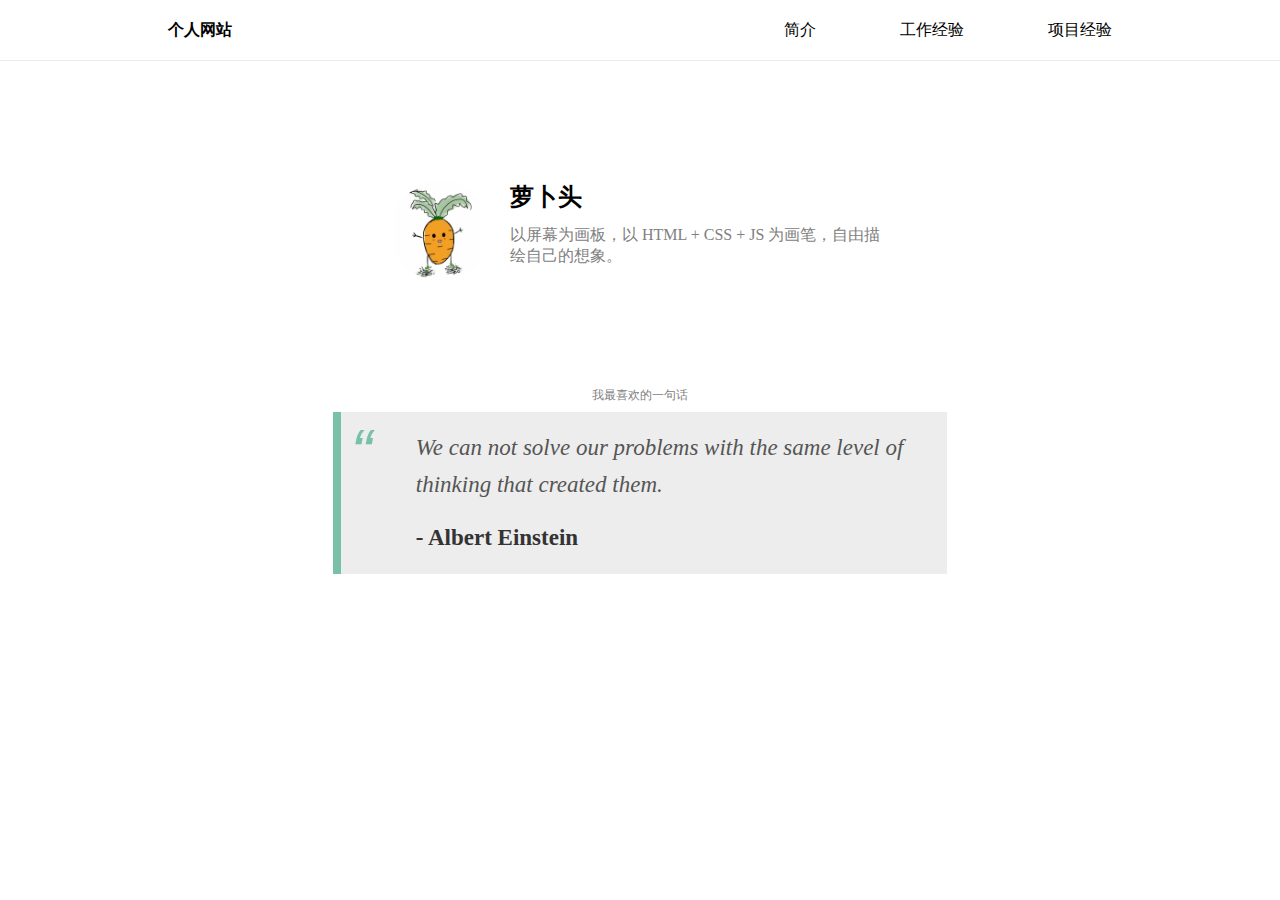
<file: day_240331/css-demo/home/index.html>
<!DOCTYPE html>
<html>

<head>
    <meta charset="UTF-8">
    <meta http-equiv="X-UA-Compatible" content="IE=edge">
    <meta name="viewport" content="width=device-width, initial-scale=1.0">
    <title>Home - step by step</title>
    <link rel="stylesheet" href="style/step1.css">
    <link rel="stylesheet" href="style/step2.css">
    <link rel="stylesheet" href="style/step3.css">
    <link rel="stylesheet" href="style/step4.css">
    <link rel="stylesheet" href="style/step5.css">
    <link rel="stylesheet" href="style/step6.css">
    <link rel="stylesheet" href="style/step7.css">
    <link rel="stylesheet" href="style/step8.css">
    <link rel="stylesheet" href="style/step9.css">
    <link rel="stylesheet" href="style/step10.css">
    <link rel="stylesheet" href="style/step11.css">
    <link rel="stylesheet" href="style/step12.css">
    <link rel="stylesheet" href="style/step13.css">
    <link rel="stylesheet" href="style/step14.css">
    <link rel="stylesheet" href="style/step15.css">
    <link rel="stylesheet" href="style/step16.css">
    <link rel="stylesheet" href="style/step17.css">
    <link rel="stylesheet" href="style/step18.css">
</head>

<body>
    <header class="nav">
        <div class="container container-flex">
            <ul>
                <li><a href="#" class="nav-link site-title">个人网站</a></li>
            </ul>
            <ul>
                <li><a href="#" class="nav-link">简介</a></li>
                <li><a href="#" class="nav-link">工作经验</a></li>
                <li><a href="#" class="nav-link">项目经验</a></li>
            </ul>
        </div>
    </header>
    <main>
        <div class="container">
            <div class="intro">
                <img class="avatar" src="./img/avatar.png" alt="我的头像">
                <h2 class="name">萝卜头</h2>
                <p class="bio">以屏幕为画板，以 HTML + CSS + JS 为画笔，自由描绘自己的想象。</p>
            </div>

            <div class="bq">
                <p class="small">我最喜欢的一句话</p>
                <blockquote>
                    We can not solve our problems with the same level of thinking that created them.
                    <span> - Albert Einstein</span>
                </blockquote>
            </div>
        </div>
    </main>
</body>

</html>
</file>
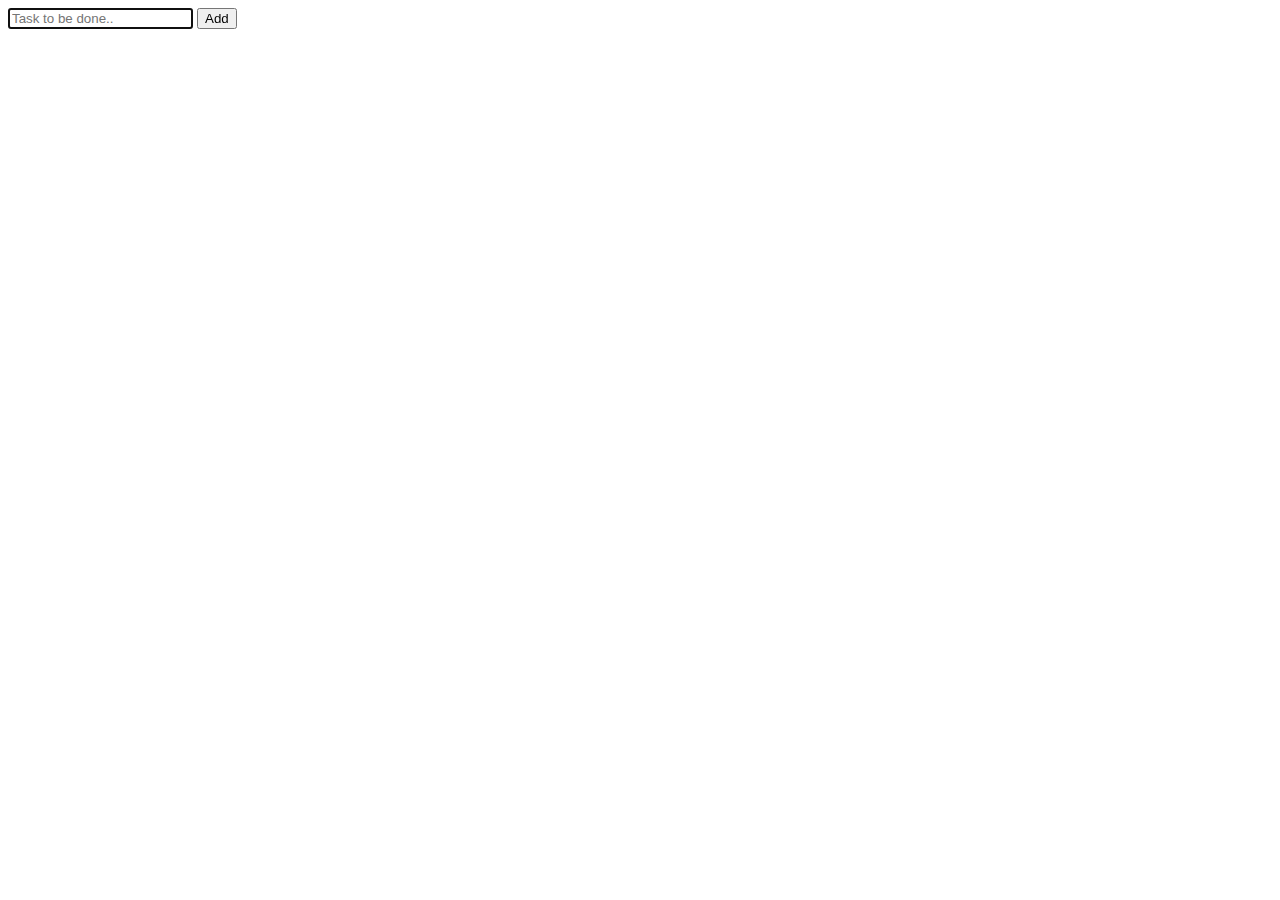
<file: day_240414/js/o/todo-list/js-version/index.html>
<!doctype html>
<html lang="zh">
<head>
    <meta charset="UTF-8">
    <meta name="viewport"
          content="width=device-width, user-scalable=no, initial-scale=1.0, maximum-scale=1.0, minimum-scale=1.0">
    <meta http-equiv="X-UA-Compatible" content="ie=edge">
    <title>JavaScript 实现的待办事项</title>
</head>
<body>
<div class="container">
    <div id="addTask">
        <input type="text" placeholder="Task to be done.." autofocus>
        <button id="add">Add</button>
    </div>
    <div id="tasks"></div>
</div>

<script>
    document.querySelector('#add').onclick = function () {
        insertTask();
    }

    document.querySelector('#addTask input').addEventListener("keypress", function(event) {
        if (event.key === "Enter") {
            insertTask();
        }
    });

    function insertTask() {
        let taskInput = document.querySelector('#addTask input');

        if (taskInput.value.trim().length === 0) {
            alert("Please Enter a Task");
            taskInput.value = '';
        } else {
            document.querySelector('#tasks').innerHTML += `
                <div class="task">
                    <input class="cb" type="checkbox" />
                    <span class="taskName">
                        ${taskInput.value}
                    </span>
                    <button class="delete">
                        <i>x</i>
                    </button>
                </div>
            `;

            document.querySelectorAll(".delete").forEach(function (btnElement) {
                btnElement.onclick = function () {
                    this.parentNode.remove();
                }
            })

            document.querySelectorAll(".cb").forEach(function (checkboxElement) {
                checkboxElement.onclick = function () {
                    this.nextElementSibling.setAttribute("style", `text-decoration: ${this.checked ? 'line-through' : 'none'};`);
                }
            })

            taskInput.value = '';
        }
    }
</script>
</body>
</html>
</file>
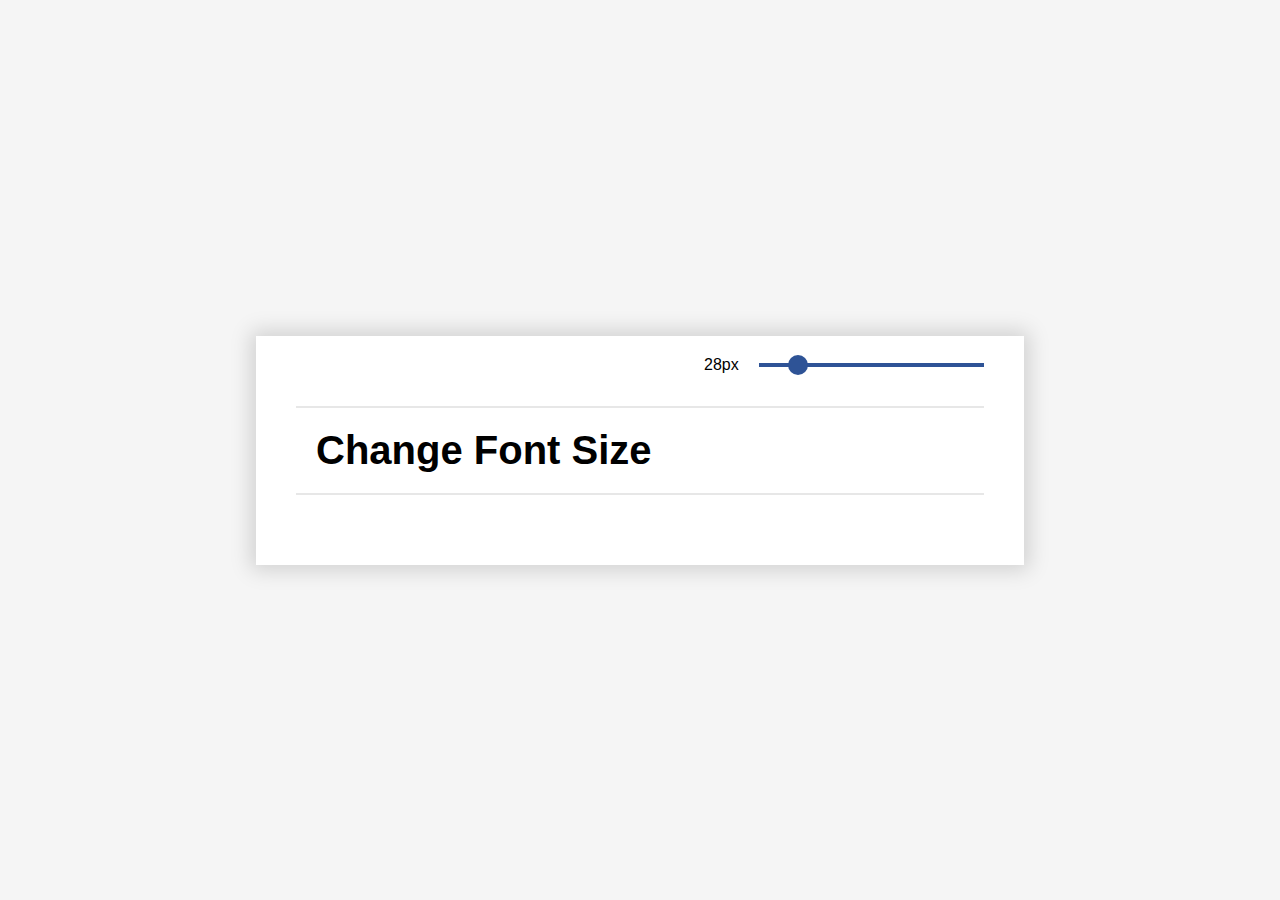
<file: day_240414/js/o/jq/demo/01-Font Size Changer/index.html>
<html lang="en">
  <head>
    <meta charset="UTF-8" />
    <meta name="viewport" content="width=device-width, initial-scale=1.0" />
    <title>Change Font Size Using JQuery</title>
    <link rel="stylesheet" href="style.css" />
  </head>
  <body>
    <div class="container">
      <div class="main">
        <span class="value">28px</span>
        <input
          type="range"
          name="range"
          id="range-slider"
          class="range-slider"
          min="16"
          max="100"
          value="28"
          step="1"
        />
      </div>
      <div class="heading">
        <span class="text">Change Font Size</span>
      </div>
    </div>

    <script src="../../js/jquery.min.js"></script>
    <script src="main.js"></script>
  </body>
</html>
</file>
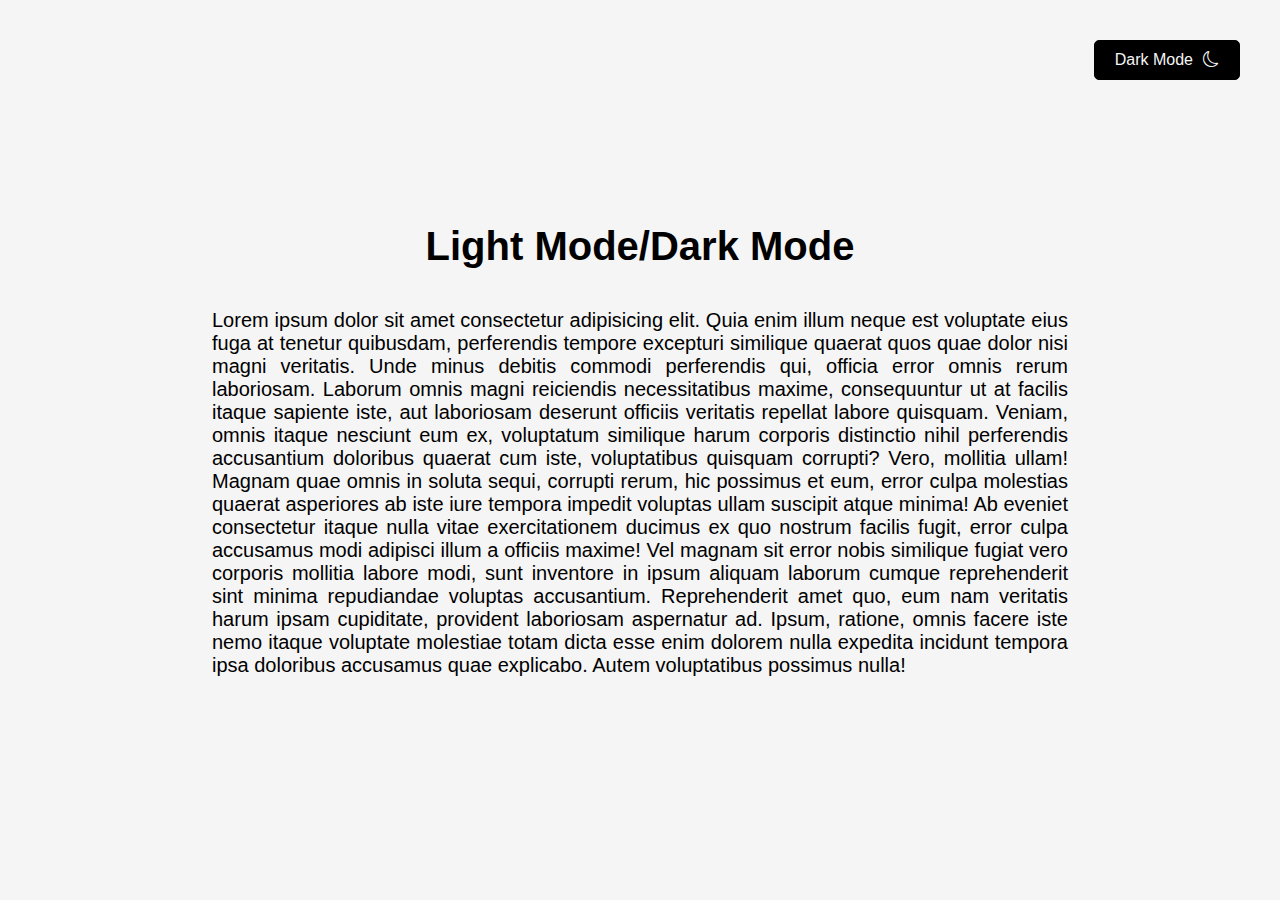
<file: day_240414/js/o/jq/demo/02-Dark & Light Toggle Mode/index.html>
<html lang="en">
  <head>
    <meta charset="UTF-8" />
    <meta name="viewport" content="width=device-width, initial-scale=1.0" />
    <title>Light Mode/Dark Mode</title>
    <link rel="stylesheet" href="style.css" />
  </head>
  <body>
    <div class="container">
      <h1>Light Mode/Dark Mode</h1>
      <p class="paragraph">
        Lorem ipsum dolor sit amet consectetur adipisicing elit. Quia enim illum
        neque est voluptate eius fuga at tenetur quibusdam, perferendis tempore
        excepturi similique quaerat quos quae dolor nisi magni veritatis. Unde
        minus debitis commodi perferendis qui, officia error omnis rerum
        laboriosam. Laborum omnis magni reiciendis necessitatibus maxime,
        consequuntur ut at facilis itaque sapiente iste, aut laboriosam deserunt
        officiis veritatis repellat labore quisquam. Veniam, omnis itaque
        nesciunt eum ex, voluptatum similique harum corporis distinctio nihil
        perferendis accusantium doloribus quaerat cum iste, voluptatibus
        quisquam corrupti? Vero, mollitia ullam! Magnam quae omnis in soluta
        sequi, corrupti rerum, hic possimus et eum, error culpa molestias
        quaerat asperiores ab iste iure tempora impedit voluptas ullam suscipit
        atque minima! Ab eveniet consectetur itaque nulla vitae exercitationem
        ducimus ex quo nostrum facilis fugit, error culpa accusamus modi
        adipisci illum a officiis maxime! Vel magnam sit error nobis similique
        fugiat vero corporis mollitia labore modi, sunt inventore in ipsum
        aliquam laborum cumque reprehenderit sint minima repudiandae voluptas
        accusantium. Reprehenderit amet quo, eum nam veritatis harum ipsam
        cupiditate, provident laboriosam aspernatur ad. Ipsum, ratione, omnis
        facere iste nemo itaque voluptate molestiae totam dicta esse enim
        dolorem nulla expedita incidunt tempora ipsa doloribus accusamus quae
        explicabo. Autem voluptatibus possimus nulla!
      </p>
      <button class="toggle-btn" id="toggle-btn">
        <span>Dark Mode</span><i class="bi bi-moon"></i>
      </button>
    </div>

    <script src="../../js/jquery.min.js"></script>
    <link rel="stylesheet" href="https://cdn.jsdelivr.net/npm/bootstrap-icons@1.10.5/font/bootstrap-icons.css">
    <script src="main.js"></script>
  </body>
</html>
</file>
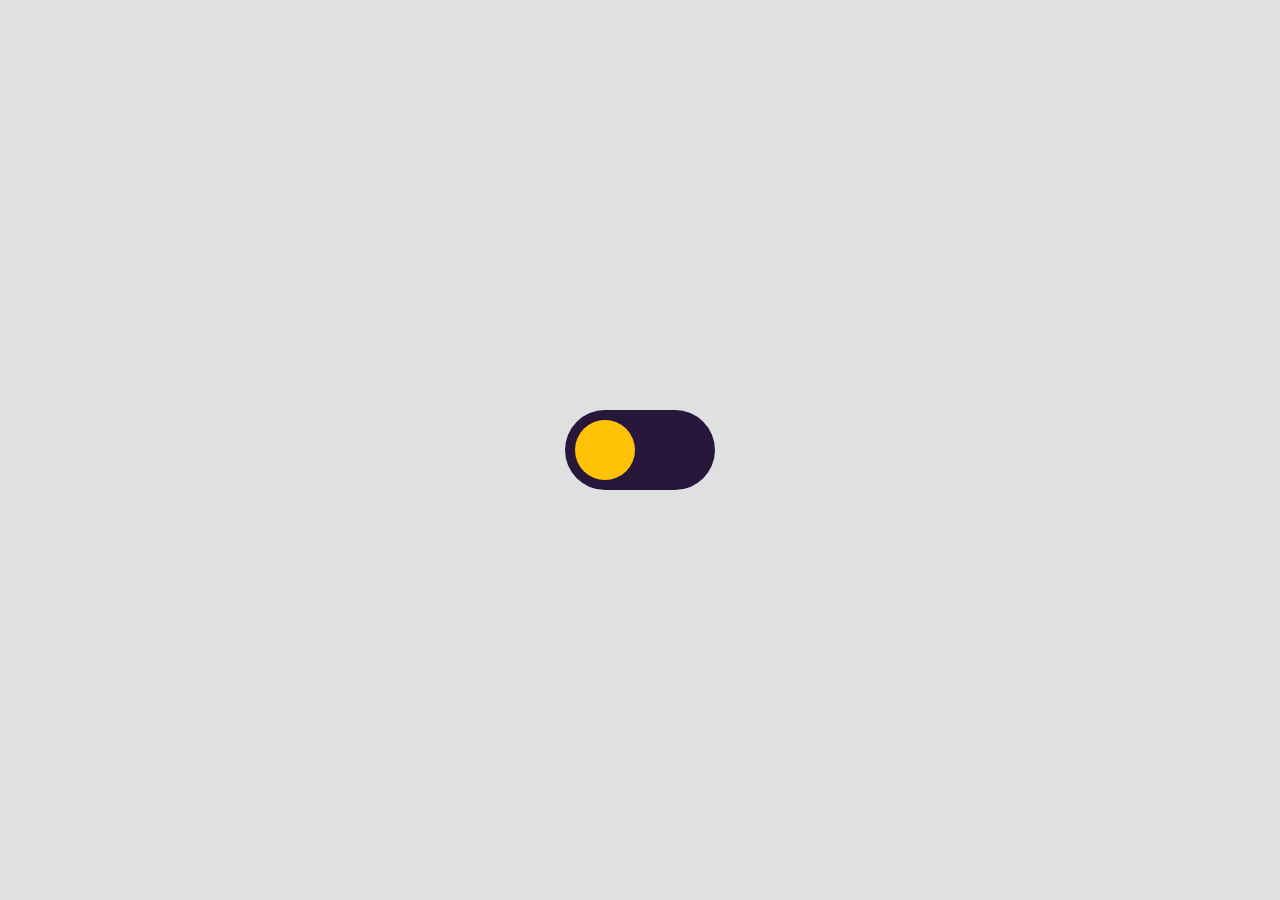
<file: day_240414/js/o/jq/demo/03-Dark Theme Switch Animation/index.html>
<html lang="en">
  <head>
    <meta charset="UTF-8" />
    <meta http-equiv="X-UA-Compatible" content="IE=edge" />
    <meta name="viewport" content="width=device-width, initial-scale=1.0" />
    <title>Dark Theme Switch Animation</title>
    <!-- stylesheet -->
    <link rel="stylesheet" href="style.css" />
  </head>
  <body>
    <div class="radio-btn">
      <div class="radio-inner"></div>
    </div>

    <script src="../../js/jquery.min.js"></script>
    <!-- Custom js -->
    <script src="main.js"></script>
  </body>
</html>
</file>
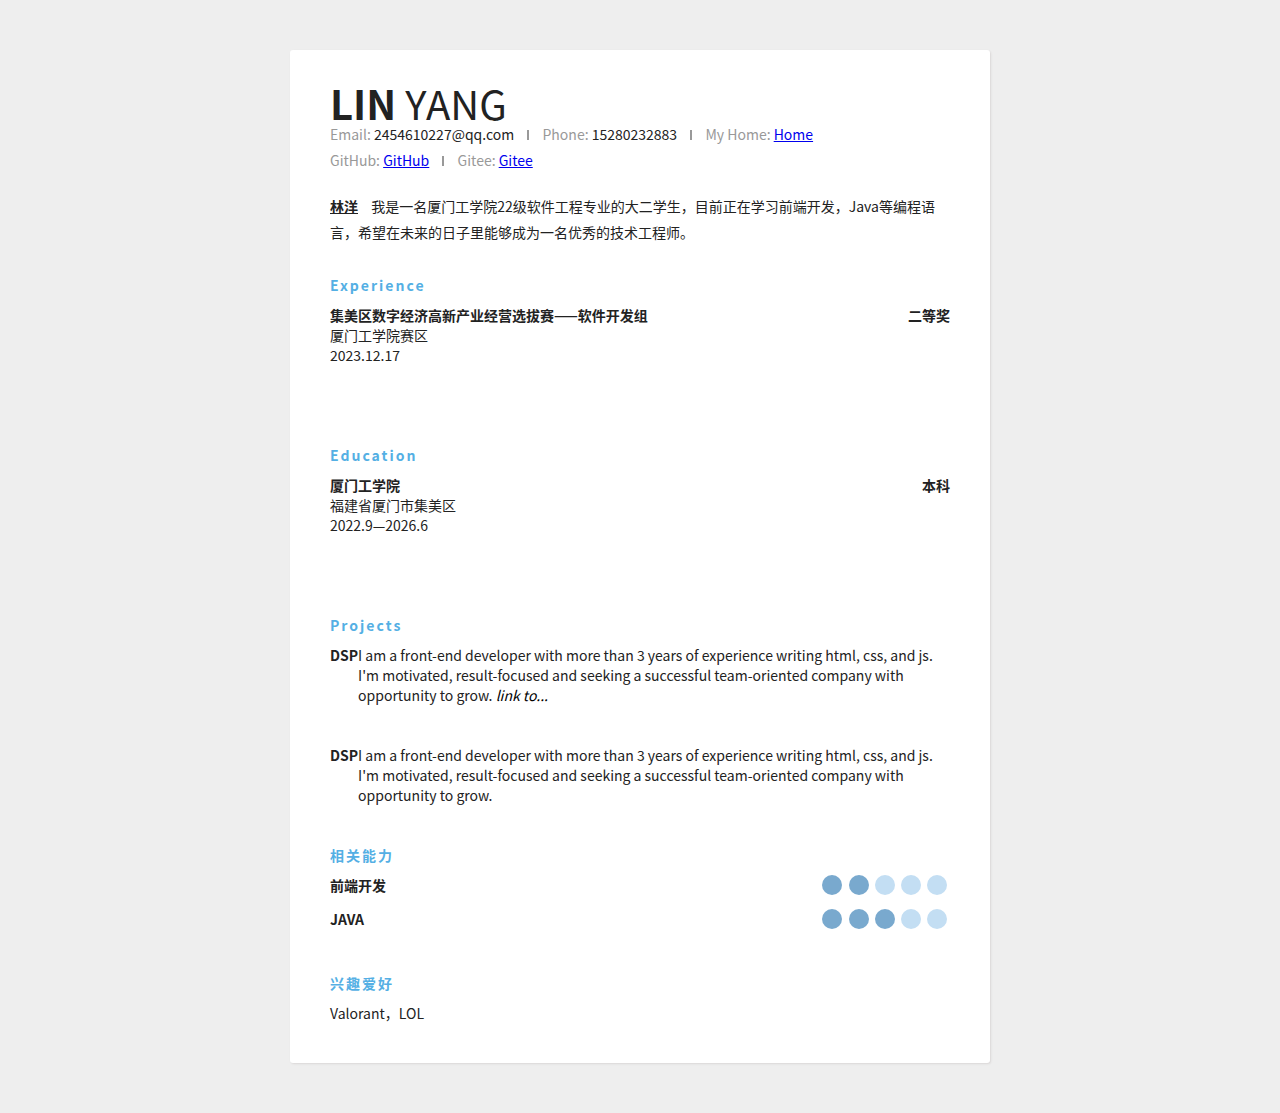
<file: resume.html>
<!DOCTYPE html>
<html lang="en">
<head>
    <meta charset="UTF-8">
    <meta name="viewport" content="width=device-width, initial-scale=1.0">
    <title>Resume</title>
    <link rel="stylesheet" href="resume.css">
</head>
<body>
<div class="container">
    <div class="header">
        <div class="full-name">
            <span class="first-name">Lin</span>
            <span class="last-name">Yang</span>
        </div>
        <div class="contact-info">
            <span class="email">Email: </span>
            <span class="email-val">2454610227@qq.com</span>
            <span class="separator"></span>
            <span class="phone">Phone: </span>
            <span class="phone-val">15280232883</span>
            <span class="separator"></span>
            <span class="Home">My Home:</span>
            <span class="Home-val"><a href="https://saviour113.github.io/" target="_blank">Home</a></span>
            <br>
            <span class="github">GitHub:</span>
            <span class="github-val"><a href="https://github.com/Saviour113" target="_blank">GitHub</a></span>
            <span class="separator"></span>
            <span class="gitee">Gitee:</span>
            <span class="gitee-val"><a href="https://gitee.com/saviour113" target="_blank">Gitee</a></span>

        </div>

        <div class="about">
            <span class="position">林洋</span>
            <span class="desc">
                我是一名厦门工学院22级软件工程专业的大二学生，目前正在学习前端开发，Java等编程语言，希望在未来的日子里能够成为一名优秀的技术工程师。
            </span>
        </div>
    </div>
    <div class="details">
        <div class="section">
            <div class="section__title">Experience</div>
            <div class="section__list">
                <div class="section__list-item">
                    <div class="left">
                        <div class="name">集美区数字经济高新产业经营选拔赛——软件开发组</div>
                        <div class="addr">厦门工学院赛区</div>
                        <div class="duration">2023.12.17</div>
                    </div>
                    <div class="right">
                        <div class="name">二等奖</div>
                        <div class="desc"></div>
                    </div>
                </div>
                <div class="section__list-item">
                    <div class="left">
                        <div class="name"></div>
                        <div class="addr"></div>
                        <div class="duration"></div>
                    </div>
                    <div class="right">
                        <div class="name"></div>
                        <div class="desc"></div>
                    </div>
                </div>

            </div>
        </div>
        <div class="section">
            <div class="section__title">Education</div>
            <div class="section__list">
                <div class="section__list-item">
                    <div class="left">
                        <div class="name">厦门工学院</div>
                        <div class="addr">福建省厦门市集美区</div>
                        <div class="duration">2022.9—2026.6</div>
                    </div>
                    <div class="right">
                        <div class="name">本科</div>
                        <div class="desc"></div>
                    </div>
                </div>
                <div class="section__list-item">
                    <div class="left">
                        <div class="name"></div>
                        <div class="addr"></div>
                        <div class="duration"></div>
                    </div>
                    <div class="right">
                        <div class="name"></div>
                        <div class="desc"></div>
                    </div>
                </div>

            </div>

        </div>
        <div class="section">
            <div class="section__title">Projects</div>
            <div class="section__list">
                <div class="section__list-item">
                    <div class="name">DSP</div>
                    <div class="text">I am a front-end developer with more than 3 years of experience writing html, css,
                        and js. I'm motivated, result-focused and seeking a successful team-oriented company with
                        opportunity to grow. <a href="#">link to...</a></div>
                </div>

                <div class="section__list-item">
                    <div class="name">DSP</div>
                    <div class="text">I am a front-end developer with more than 3 years of experience writing html, css,
                        and js. I'm motivated, result-focused and seeking a successful team-oriented company with
                        opportunity to grow.
                    </div>
                </div>
            </div>
        </div>
        <div class="section">
            <div class="section__title">相关能力</div>
            <div class="skills">
                <div class="skills__item">
                    <div class="left">
                        <div class="name">
                            前端开发
                        </div>
                    </div>
                    <div class="right">
                        <input id="ck1" type="checkbox" checked />
                        <label for="ck1"></label>

                        <input id="ck2" type="checkbox" checked />
                        <label for="ck2"></label>

                        <input id="ck3" type="checkbox" />
                        <label for="ck3"></label>

                        <input id="ck4" type="checkbox" />
                        <label for="ck4"></label>
                        
                        <input id="ck5" type="checkbox" />
                        <label for="ck5"></label>

                    </div>
                </div>

            </div>
            <div class="skills__item">
                <div class="left">
                    <div class="name">
                        JAVA</div>
                </div>
                <div class="right">
                    <input id="css_ck1" type="checkbox" checked />
                    <label for="css_ck1"></label>

                    <input id="css_ck2" type="checkbox" checked />
                    <label for="css_ck2"></label>

                    <input id="css_ck3" type="checkbox" checked />
                    <label for="css_ck3"></label>
                    
                    <input id="css_ck4" type="checkbox" />
                    <label for="css_ck4"></label>

                    <input id="css_ck5" type="checkbox" />
                    <label for="css_ck5"></label>

                </div>
            </div>

        </div>
        <div class="section">
            <div class="section__title">
                兴趣爱好
            </div>
            <div class="section__list">
                <div class="section__list-item">
                    Valorant，LOL
                </div>
            </div>
        </div>
    </div>
</div>
</body>
</html>
</file>
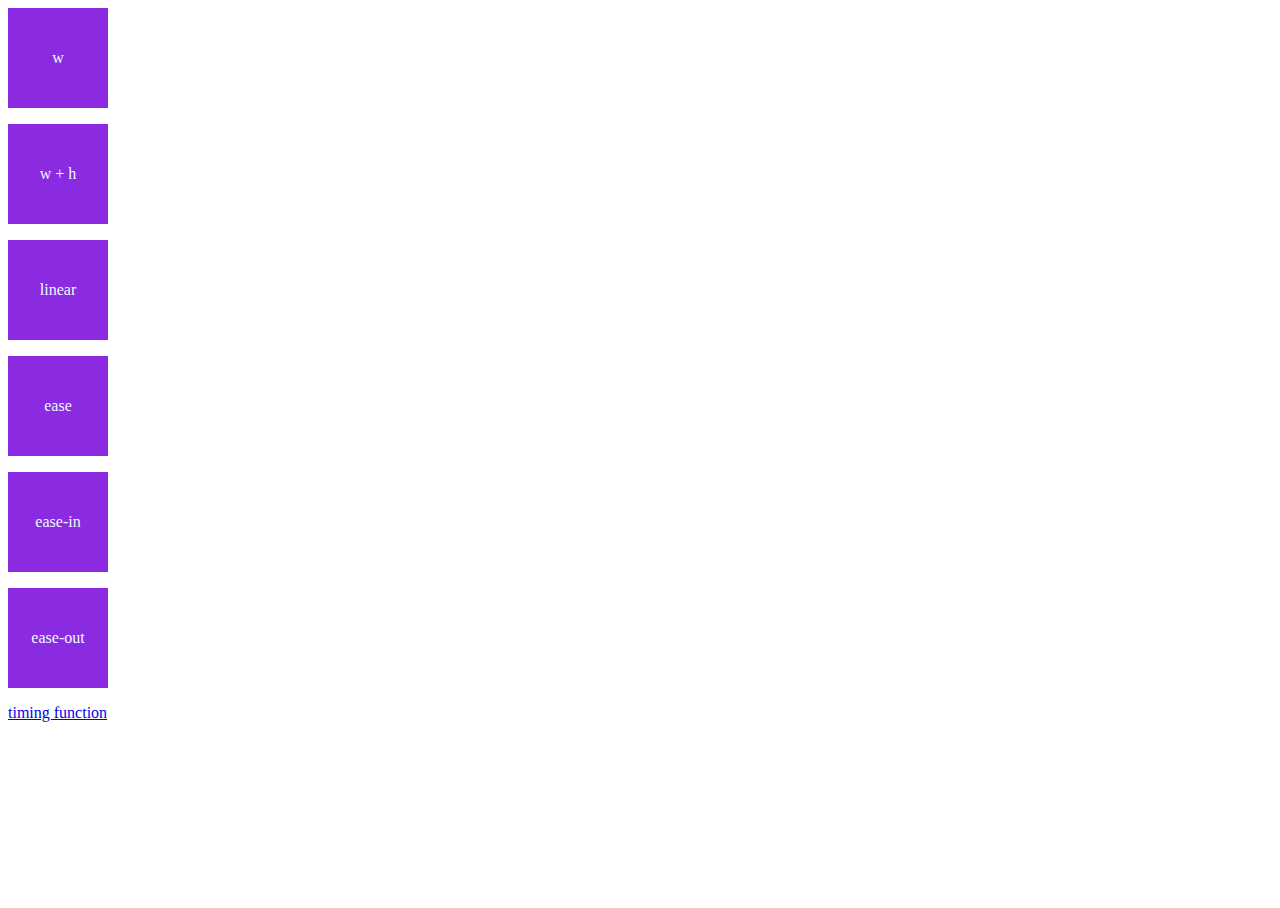
<file: day_240412/02-CSS过渡.html>
<!DOCTYPE html>
<html>
<head>
    <meta charset="UTF-8">
    <meta http-equiv="X-UA-Compatible" content="IE=edge">
    <meta name="viewport" content="width=device-width, initial-scale=1.0">
    <title>CSS 转换过渡 transition</title>
    <style>
        html, body {
            height: 100%;
        }
        body {
            display: flex;
            justify-content: flex-start;
            flex-direction: column;
        }
        .box {
            color: aliceblue;
            display: flex;
            justify-content: center;
            align-items: center;

            width: 100px;
            height: 100px;
            margin-bottom: 1rem;
            background-color:blueviolet;
        }


        .box:first-child:hover {
            width: 200px;
        }
        .box:first-child {
            transition: width 2s;
        }

        .box:nth-child(2) {
            transition: width 2s, height 4s;
        }
        .box:nth-child(2):hover {
            width: 150px;
            height: 150px;
        }

        .box:nth-child(3) {
            transition: width 2s;
            transition-timing-function: linear;
        }
        .box:nth-child(3):hover {
            width: 300px;
        }

        .box:nth-child(4) {
            transition: width 2s;
            transition-timing-function: ease;
        }
        .box:nth-child(4):hover {
            width: 300px;
        }

        .box:nth-child(5) {
            transition: width 2s;
            transition-timing-function: ease-in;
        }
        .box:nth-child(5):hover {
            width: 300px;
        }

        .box:nth-child(6) {
            transition: width 2s;
            transition-timing-function: ease-out;
        }
        .box:nth-child(6):hover {
            width: 300px;
        }

    </style>
</head>
<body>
    <div class="box">w</div>
    <div class="box">w + h</div>
    <div class="box">linear</div>
    <div class="box">ease</div>
    <div class="box">ease-in</div>
    <div class="box">ease-out</div>

    <a href="https://cubic-bezier.com/" target="_blank">timing function</a>
</body>
</html>
</file>
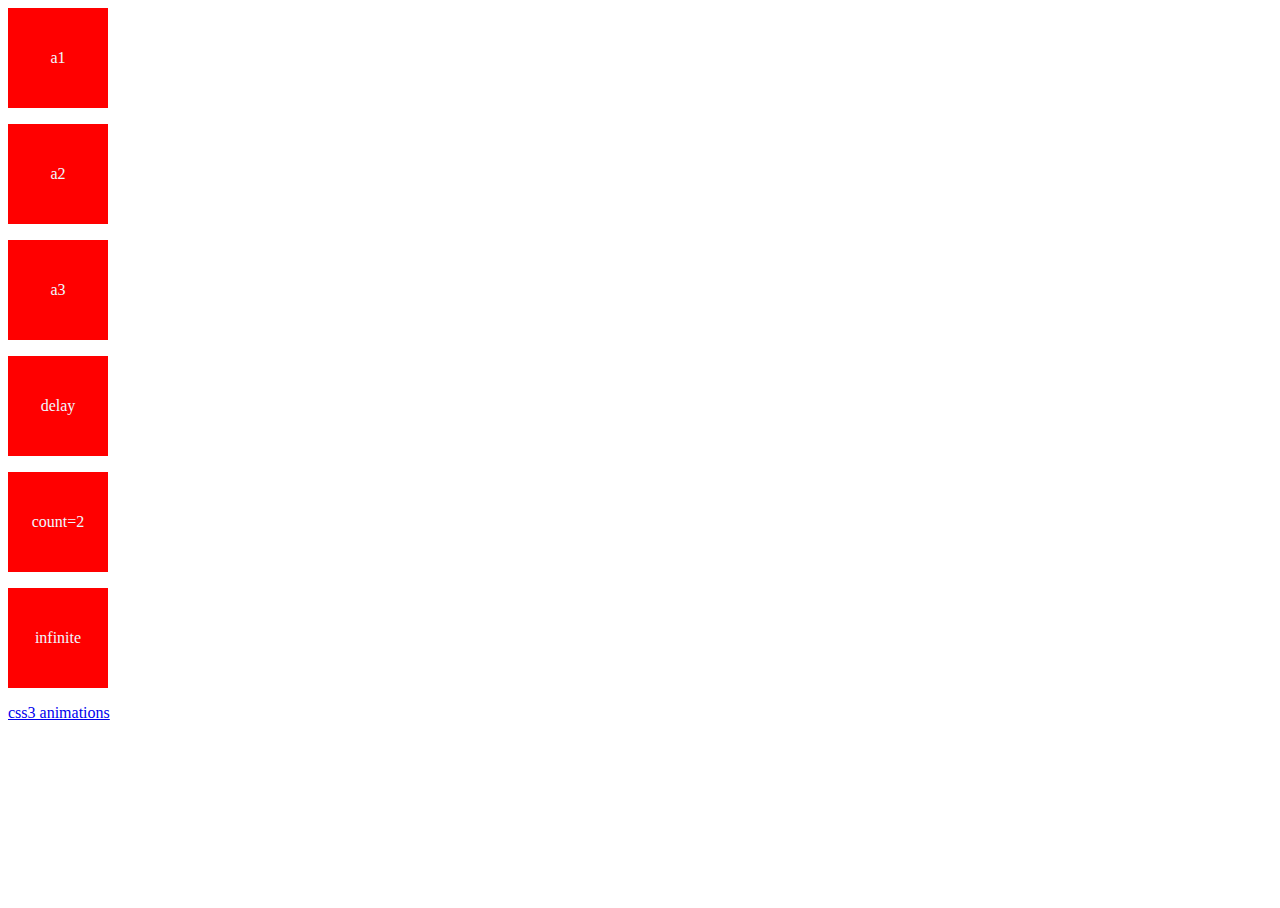
<file: day_240412/03-CSS动画1.html>
<!DOCTYPE html>
<html>
<head>
    <meta charset="UTF-8">
    <meta http-equiv="X-UA-Compatible" content="IE=edge">
    <meta name="viewport" content="width=device-width, initial-scale=1.0">
    <title>CSS 动画</title>
    <style>
        html, body {
            height: 100%;
        }
        body {
            display: flex;
            justify-content: flex-start;
            flex-direction: column;
        }
        .box {
            color: aliceblue;
            display: flex;
            justify-content: center;
            align-items: center;

            width: 100px;
            height: 100px;
            margin-bottom: 1rem;
            background-color:red;
        }

        .box:first-child:hover {
            animation-name: sb;
            animation-duration: 4s;
        }
        @keyframes sb {
            from {background-color: red;}
            to {background-color: yellow;}
        }
    

        @keyframes a2 {
            0%   {background-color: red;}
            25%  {background-color: yellow;}
            50%  {background-color: blue;}
            100% {background-color: green;}
        }
        .box:nth-child(2):hover {
            animation-name: a2;
            animation-duration: 4s;
        }

        @keyframes a3 {
            0%   {background-color:red; width:100px; height:100px;}
            25%  {background-color:yellow; width:120px; height:130px;}
            50%  {background-color:blue; width:150px; height:140px;}
            75%  {background-color:green; width:120px; height:110px;}
            100% {background-color:red; width:100px; height:100px;}
        }
        .box:nth-child(3):hover {
            animation-name: a3;
            animation-duration: 4s;
        }


        .box:nth-child(4):hover {
            animation-name: a2;
            animation-duration: 4s;
            animation-delay: 2s;
        }


        .box:nth-child(5):hover {
            animation-name: a3;
            animation-duration: 4s;
            animation-iteration-count: 2;
        }


        .box:nth-child(6):hover {
            animation-name: a3;
            animation-duration: 4s;
            animation-iteration-count: infinite;
        }

    </style>
</head>
<body>
    <div class="box">a1</div>
    <div class="box">a2</div>
    <div class="box">a3</div>
    <div class="box">delay</div>
    <div class="box">count=2</div>
    <div class="box">infinite</div>

    <a href="https://www.runoob.com/css3/css3-animations.html" target="_blank">css3 animations</a>
</body>
</html>
</file>
<file: day_240331/css-demo/home/style/step1.css>
/* 通用样式重置 */
* {
    margin: 0; /* 设置外边距为0 */
    padding: 0; /* 设置内边距为0 */
}
</file>
<file: day_240331/css-demo/home/style/step2.css>
.container {
    width: 80%; /* 设置容器宽度为80% */
    margin: 0 auto; /* 设置容器居中 */
}
</file>
<file: day_240331/css-demo/home/style/step3.css>
.container-flex {
    display: flex; /* 设置容器为flex布局 */
    justify-content: space-between; /* 设置子元素水平间距为头尾平均分布 */
}
</file>
<file: day_240331/css-demo/home/style/step4.css>
/* 导航栏列表项 */
.nav li {
    display: inline-block; /* 设置导航栏列表项为inline-block元素 */
    list-style: none; /* 取消列表项前面的默认样式 */
    height: 60px; /* 设置列表项高度为60px */
    line-height: 60px; /* 设置列表项中的文本垂直居中 */
    padding: 0 40px; /* 设置列表项左右内边距为40px */
}
</file>
<file: day_240331/css-demo/home/style/step5.css>
/* 导航栏链接样式 */
.nav-link {
    color: #000; /* 设置链接颜色为黑色 */
    text-decoration: none; /* 去掉链接下划线 */
}
</file>
<file: day_240331/css-demo/home/style/step6.css>
/* 网站标题样式 */
.site-title {
    font-weight: bold; /* 设置文字加粗 */
}
</file>
<file: day_240331/css-demo/home/style/step7.css>
/* 导航栏样式 */
.nav {
    background: #fff; /* 设置导航栏背景色为白色 */
    height: 60px; /* 设置导航栏高度为60px */
    border-bottom: 1px solid #e9ecef; 
    /* 设置导航栏底部边框为1px灰色 */
}
</file>
<file: day_240331/css-demo/home/style/step8.css>
/* 导航栏列表项悬停效果 */
.nav li:hover {
    border-bottom: 1px solid #DE3712; /* 设置列表项悬停时底部边框为1px红色 */
}

/* 导航栏链接悬停效果 */
.nav-link:hover {
    color: #DE3712; /* 设置链接悬停时颜色为红色 */
}
</file>
<file: day_240331/css-demo/home/style/step9.css>
/* 主内容样式 */
main {
    margin-top: 120px; /* 设置主内容距离上方距离为120px */
}

.bq {
    width: 60%; /* 设置宽度为60% */
    margin: 120px auto; /* 设置引用部分居中，上下外边距为120px */
}
</file>
<file: day_240331/css-demo/home/style/step10.css>
/* 个人简介样式 */
.intro {
    max-width: 500px; /* 设置个人简介最大宽度为500px */
    margin: 0 auto; /* 设置个人简介居中 */
}
</file>
<file: day_240331/css-demo/home/style/step11.css>
/* 头像样式 */
.avatar {
    float: left; /* 设置头像左浮动 */
    margin-right: 20px; /* 设置头像右边距为20px */
    border-radius: 50%; /* 设置圆形头像 */
    width: 100px; /* 设置头像宽度为100px */
}
</file>
<file: day_240331/css-demo/home/style/step12.css>
.name {
    margin-bottom: 12px; /* 设置用户名下方外边距为12px */
}

.bio {
    color: gray; /* 设置颜色为灰色 */
}
</file>
<file: day_240331/css-demo/home/style/step13.css>
/* 引用区块内的小字 */
.small {
    font-size: 12px; /* 设置字号为12px */
    text-align: center; /* 设置居中对齐 */
    color: gray; /* 设置字体颜色为灰色 */
    margin-bottom: 8px; /* 设置下方外边距为8px */
}
</file>
<file: day_240331/css-demo/home/style/step14.css>
/* 引用区块的样式 */
blockquote {
    font-size: 23px; /* 设置字号为23px */
    font-family: Open Sans; /* 设置字体为Open Sans */
    font-style: italic; /* 设置文字倾斜 */
    color: #555555; /* 设置字体颜色为深灰色 */
    padding: 18px 30px 18px 75px; /* 设置内边距，顺序分别为上右下左 */
    border-left: 8px solid #78C0A8; /* 设置左侧边框为8px蓝色 */
    line-height: 1.6; /* 设置行高为1.6倍 */
    position: relative; /* 设置定位为相对定位 */
    background: #EDEDED; /* 设置背景色为浅灰色 */
}
</file>
<file: day_240331/css-demo/home/style/step15.css>
/* 引用区块的左引号 */
blockquote::before {
    font-family: Arial; /* 设置字体为Arial */
    content: "\201C"; /* 设置内容为左引号 */
    color: #78C0A8; /* 设置颜色为蓝色 */
    font-size: 64px; /* 设置字号为64px */
    position: absolute; /* 设置绝对定位 */
    left: 10px; /* 设置距离左侧10px */
    top: -10px; /* 设置距离上方-10px */
}

/* 引用区块的右引号 */
blockquote::after {
    content: ''; /* 设置内容为空 */
}
</file>
<file: day_240331/css-demo/home/style/step16.css>
/* 引用区块中的文字 */
blockquote span {
    display: block; /* 设置为块元素 */
    color: #333333; /* 设置字体颜色为黑色 */
    font-style: normal; /* 取消字体倾斜 */
    font-weight: bold; /* 设置字体加粗 */
    margin-top: 16px; /* 上方外边距为16px */
}
</file>
<file: day_240331/css-demo/home/style/step17.css>
/* 当屏幕宽度小于或等于768px时，应用以下样式 */
@media (max-width: 768px) {
    .nav ul:last-child {
        display: none; /* 隐藏导航栏最后一个ul元素 */
    }
}
</file>
<file: day_240331/css-demo/home/style/step18.css>
/* 当屏幕宽度小于或等于768px时，应用以下样式 */
@media (max-width: 768px) {
    .container-flex ul:first-child {
        flex-grow: 1; /* 伸展剩余空间 */
        text-align: center; /* 文本居中 */
    }
    
    .bq {
        width: 100%; /* 设置宽度为100% */
    }
}
</file>
<file: day_240414/js/o/jq/demo/01-Font Size Changer/style.css>
* {
    margin: 0;
    padding: 0;
    box-sizing: border-box;
  }
  
  body {
    margin: 0;
    padding: 0;
    height: 100vh;
    background-color: #f5f5f5;
    font-family: "roboto", sans-serif;
    display: flex;
    align-items: center;
    justify-content: center;
  }
  
  div.container {
    width: 60%;
    padding: 20px 40px;
    background-color: #ffffff;
    box-shadow: 0 0 20px 5px #00000026;
    position: relative;
    display: flex;
    align-items: center;
  }
  
  .main {
    width: 300px;
    position: absolute;
    top: 20px;
    right: 40px;
    display: flex;
    align-items: center;
  }
  
  .range-slider {
    -webkit-appearance: none;
    width: 100%;
    height: 4px;
    background-color: #2e5396;
    outline: none;
  }
  
  .range-slider::-webkit-slider-thumb {
    -webkit-appearance: none;
    width: 20px;
    height: 20px;
    background-color: #2e5396;
    border-radius: 50%;
    position: relative;
    cursor: pointer;
  }
  
  span.value {
    padding: 0 20px;
    font-size: 16px;
    font-weight: 500;
  }
  
  div.heading {
    width: 100%;
    margin: 50px 0;
    padding: 20px;
    border-top: 2px solid #e7e7e7;
    border-bottom: 2px solid #e7e7e7;
  }
  
  span.text {
    font-size: 40px;
    font-weight: 700;
  }
</file>
<file: day_240414/js/o/jq/demo/02-Dark & Light Toggle Mode/style.css>
* {
    margin: 0;
    padding: 0;
    box-sizing: border-box;
  }
  
  body {
    margin: 0;
    padding: 0;
    height: 100vh;
    background-color: #f5f5f5;
    font-family: "source sans pro", sans-serif;
    display: flex;
    align-items: center;
    justify-content: center;
  }
  
  h1 {
    padding: 20px;
    text-align: center;
    font-size: 40px;
  }
  
  .paragraph {
    width: 70%;
    margin: 0 auto;
    padding: 20px;
    font-size: 20px;
    text-align: justify;
  }
  
  .toggle-btn {
    position: fixed;
    top: 40px;
    right: 40px;
    color: #f5f5f5;
    background-color: #000000;
    padding: 10px 20px;
    font-size: 16px;
    border: 1px solid #000000;
    border-radius: 5px;
    cursor: pointer;
  }
  
  .toggle-btn i {
    padding-left: 10px;
  }
  
  body.change-background {
    color: #f5f5f5;
    background-color: #000000;
  }
</file>
<file: day_240414/js/o/jq/demo/03-Dark Theme Switch Animation/style.css>
* {
    margin: 0;
    padding: 0;
    box-sizing: border-box;
  }
  
  body {
    margin: 0;
    padding: 0;
    min-height: 100vh;
    background-color: #e0e0e0;
    display: flex;
    align-items: center;
    justify-content: center;
    transition: all 0.6s;
  }
  
  body.dark {
    background-color: #030205;
  }
  
  .radio-btn {
    width: 150px;
    height: 80px;
    padding: 10px;
    background-color: #27173a;
    border-radius: 50px;
    overflow: hidden;
    cursor: pointer;
  }
  
  .radio-btn .radio-inner {
    position: relative;
    width: 60px;
    height: 60px;
    background-color: #ffc207;
    border-radius: 50%;
    transition: all 0.6s;
  }
  
  .radio-btn .radio-inner::before {
    content: "";
    position: absolute;
    top: 0;
    left: -60%;
    width: 100%;
    height: 100%;
    background-color: #27173a;
    border-radius: 50%;
    transform: scale(0);
    transition: all 0.6s;
  }
  
  .radio-btn .radio-inner.active {
    transform: translateX(calc(150px - 80px));
  }
  
  .radio-btn .radio-inner.active::before {
    left: -25px;
    transform: scale(1);
  }
</file>
<file: resume.css>
/* 重置所有元素的边距 */
* {
    /* 边距为0 */
    margin: 0;
    /* 内边距为0 */
    padding: 0;
    /* 盒模型为border-box */
    box-sizing: border-box;
}

/* 设置 html 元素高度为100%,充满整个视窗 */
html {
    /* 高度为100% */
    height: 100%;
}

/* 设置 body 最小高度为100%,充满整个视窗 */
body {
    /* 最小高度为100% */
    min-height: 100%;
    /* 背景色 */
    background: #eee;
    /* 字体家族 */
    font-family: -apple-system,BlinkMacSystemFont,Helvetica Neue,PingFang SC,Microsoft YaHei,Source Han Sans SC,Noto Sans CJK SC,WenQuanYi Micro Hei,sans-serif;
    /* 字体粗细 */
    font-weight: 400;
    /* 文字颜色 */
    color: #222;
    /* 文字大小 */
    font-size: 14px;
    /* 行高 */
    line-height: 26px;
    /* 底部边距 */
    padding-bottom: 50px;
}

/* 设置容器的最大宽度、背景、阴影等 */
.container {
    /* 最大宽度 */
    max-width: 700px;
    /* 背景色 */
    background: #fff;
    /* 左右自动边距 */
    margin: 0px auto;
    /* 阴影 */
    box-shadow: 1px 1px 2px #DAD7D7;
    /* 圆角 */
    border-radius: 3px;
    /* 内边距 */
    padding: 40px;
    /* 顶部边距 */
    margin-top: 50px;
}

/* 头部样式 */
.header {
    /* 底部边距 */
    margin-bottom: 30px;
}

/* 全名样式 */
.header .full-name {
    /* 文字大小 */
    font-size: 40px;
    /* 文字转换为大写 */
    text-transform: uppercase;
    /* 底部边距 */
    margin-bottom: 5px;
}

/* 名样式加粗 */
.header .first-name {
    /* 字体加粗 */
    font-weight: 700;
}

/* 姓样式细体 */
.header .last-name {
    /* 字体细体 */
    font-weight: 300;
}

/* 联系信息样式 */
.header .contact-info {
    /* 底部边距 */
    margin-bottom: 20px;
}

/* 邮箱和电话样式 */
.header .email,
.header .phone,
.header .github,
.header .gitee,
.header .Home{
    /* 文字颜色 */
    color: #999;
    /* 字体细体 */
    font-weight: 300;
}

/* 分隔线样式 */
.header .separator {
    /* 高度 */
    height: 10px;
    /* 转换为行内块元素 */
    display: inline-block;
    /* 左边框 */
    border-left: 2px solid #999;
    /* 左右边距 */
    margin: 0px 10px;
}

/* 职位样式 */
.header .position {
    /* 字体加粗 */
    font-weight: bold;
    /* 转换为行内块元素 */
    display: inline-block;
    /* 右边距 */
    margin-right: 10px;
    /* 下划线 */
    text-decoration: underline;
}

/* 详细信息样式 */
.details {
    /* 行高 */
    line-height: 20px;
}

/* 区域块样式 */
.details .section {
    /* 底部边距 */
    margin-bottom: 40px;
}

/* 最后一个区域块边距为0 */
.details .section:last-of-type {
    /* 底部边距为0 */
    margin-bottom: 0px;
}

/* 区域标题样式 */
.details .section__title {
    /* 字母间距 */
    letter-spacing: 2px;
    /* 文字颜色 */
    color: #54AFE4;
    /* 字体加粗 */
    font-weight: bold;
    /* 底部边距 */
    margin-bottom: 10px;
}

/* 区域块的列表项样式 */
.details .section__list-item {
    /* 底部边距 */
    margin-bottom: 40px;
    display: flex;
    justify-content: space-between;
}

/* 最后一个列表项边距为0 */
.details .section__list-item:last-of-type {
    /* 底部边距为0 */
    margin-bottom: 0;
}

/* 左右两列对齐方式 */
.details .left,
.details .right {
    /* 垂直对齐 */
    vertical-align: top;
    /* 转换为行内块元素 */
    display: inline-block;
}

/* 左列宽度 */
.details .left {
    /* 宽度为60% */
    /* width: 60%; */
}

/* 右列文本右对齐 */
.details .right {
    /* 文本右对齐 */
    text-align: right;
    /* 宽度为39% */
    /* width: 39%; */
}

/* 名字加粗 */
.details .name {
    /* 字体加粗 */
    font-weight: bold;
}

/* 链接样式 */
.details a {
    /* 去掉下划线 */
    text-decoration: none;
    /* 颜色 */
    color: #000;
    /* 斜体 */
    font-style: italic;
}

/* 鼠标悬停时添加下划线 */
.details a:hover {
    /* 文字下划线 */
    text-decoration: underline;
    /* 颜色 */
    color: #000;
}

/* 每项技能的样式 */
.details .skills__item {
    /* 底部边距 */
    margin-bottom: 10px;
    display: flex;
    justify-content: space-between;
}

/* 技能条样式 */
/* 输入隐藏 */
.details .skills__item .right input {
    display: none;
}

/* 标签样式 */
.details .skills__item .right label {
    /* 转换为行内块元素 */
    display: inline-block;
    /* 宽度 */
    width: 20px;
    /* 高度 */
    height: 20px;
    /* 背景色 */
    background: #C3DEF3;
    /* 圆角 */
    border-radius: 20px;
    /* 右边距 */
    margin-right: 3px;
}

/* 选择时改变标签背景色 */
.details .skills__item .right input:checked+label {
    background: #79A9CE;
}
</file>
